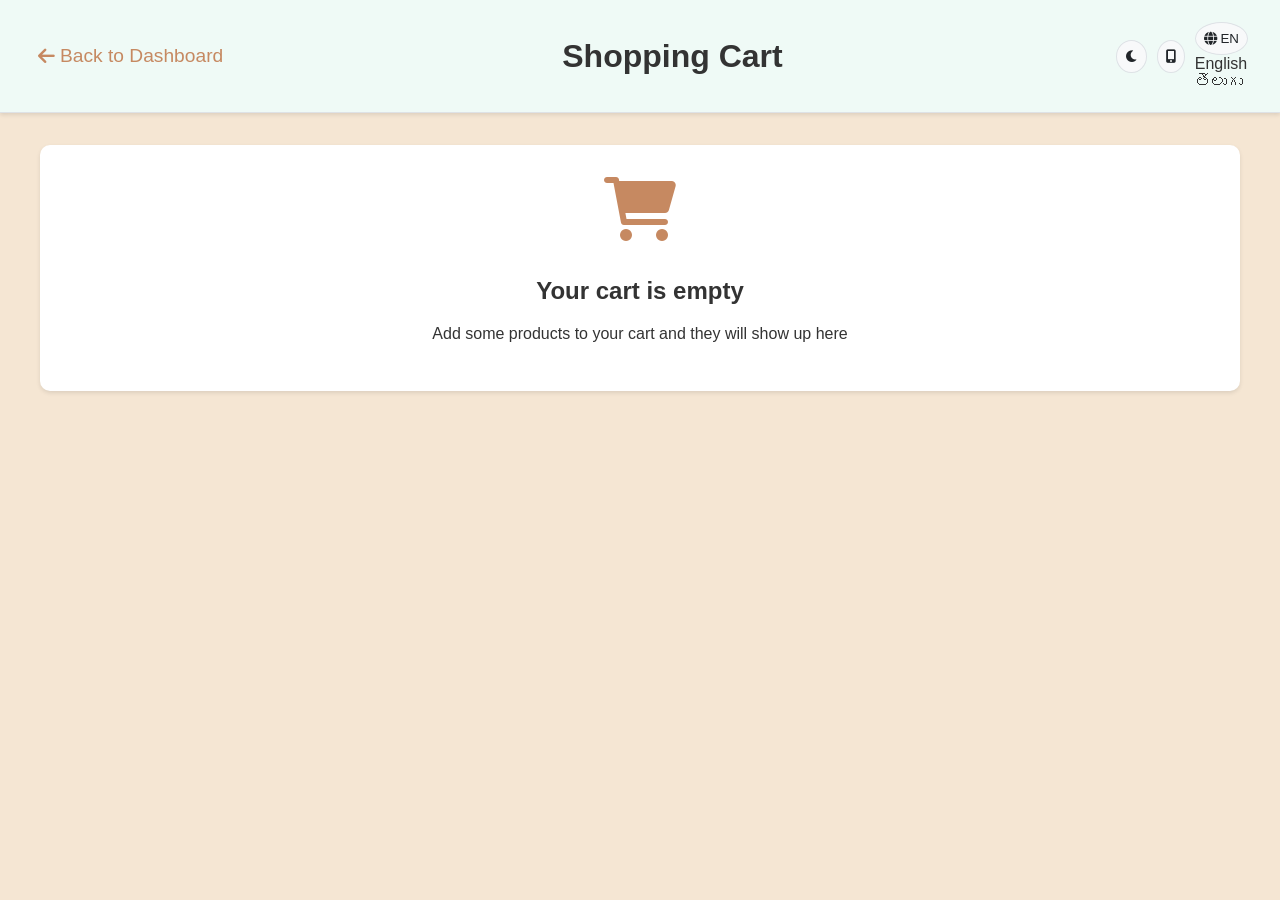
<file: cart.html>
<!DOCTYPE html>
<html lang="en" data-theme="light">
<head>
    <meta charset="UTF-8">
    <meta name="viewport" content="width=device-width, initial-scale=1.0">
    <title>Shopping Cart - Sahasra</title>
    <link rel="icon" type="image/png" href="sahasralogo.png">
    <link rel="stylesheet" href="https://cdnjs.cloudflare.com/ajax/libs/font-awesome/6.0.0/css/all.min.css">
    <link rel="stylesheet" href="toast.css">
    <link rel="stylesheet" href="css/themes.css">
    <style>
        :root {
            --bg-color: #ffffff;
            --text-color: #333333;
            --card-bg: #ffffff;
            --border-color: #ddd;
        }

        body {
            margin: 0;
            padding: 0;
            font-family: Arial, sans-serif;
            background-color: #f5e6d3;
            color: var(--text-color);
        }

        .header {
            background-color: #effaf6;
            padding: 1rem 2rem;
            display: flex;
            justify-content: space-between;
            align-items: center;
            box-shadow: 0 2px 4px rgba(0,0,0,0.1);
        }

        .back-btn {
            background: none;
            border: none;
            color: #C68961;
            cursor: pointer;
            font-size: 1.2rem;
            display: flex;
            align-items: center;
            gap: 5px;
        }

        .container {
            max-width: 1200px;
            margin: 2rem auto;
            padding: 0 1rem;
        }

        .cart-empty {
            text-align: center;
            padding: 2rem;
            background: white;
            border-radius: 10px;
            box-shadow: 0 2px 4px rgba(0,0,0,0.1);
        }

        .cart-empty i {
            font-size: 4rem;
            color: #C68961;
            margin-bottom: 1rem;
        }

        .cart-item {
            display: flex;
            align-items: center;
            background: white;
            padding: 1rem;
            margin-bottom: 1rem;
            border-radius: 10px;
            box-shadow: 0 2px 4px rgba(0,0,0,0.1);
        }

        .cart-item-image {
            width: 100px;
            height: 100px;
            object-fit: cover;
            border-radius: 8px;
            margin-right: 1rem;
        }

        .cart-item-details {
            flex: 1;
        }

        .cart-item-title {
            font-size: 1.2rem;
            font-weight: bold;
            margin-bottom: 0.5rem;
        }

        .cart-item-price {
            color: #C68961;
            font-size: 1.1rem;
            margin-bottom: 0.5rem;
        }

        .cart-item-total {
            font-size: 1.1rem;
            margin-bottom: 0.5rem;
        }

        .cart-item-quantity {
            display: flex;
            align-items: center;
            gap: 0.5rem;
        }

        .quantity-btn {
            background: none;
            border: 1px solid #C68961;
            color: #C68961;
            width: 30px;
            height: 30px;
            border-radius: 50%;
            cursor: pointer;
            display: flex;
            align-items: center;
            justify-content: center;
        }

        .quantity-btn:hover {
            background: rgba(198, 137, 97, 0.1);
        }

        .quantity-value {
            font-weight: bold;
            min-width: 30px;
            text-align: center;
        }

        .remove-btn {
            background: none;
            border: none;
            color: #ff4444;
            cursor: pointer;
            margin-left: 1rem;
            padding: 0.5rem;
            border-radius: 4px;
        }

        .remove-btn:hover {
            background: rgba(255, 68, 68, 0.1);
        }

        .cart-summary {
            background: white;
            padding: 1rem;
            border-radius: 10px;
            box-shadow: 0 2px 4px rgba(0,0,0,0.1);
            margin-top: 2rem;
        }

        .summary-details {
            margin-bottom: 1rem;
        }

        .summary-row {
            display: flex;
            justify-content: space-between;
            padding: 0.5rem 0;
            color: #666;
        }

        .cart-total {
            border-top: 2px solid #eee;
            padding-top: 1rem;
            margin-top: 0.5rem;
        }

        .checkout-btn {
            width: 100%;
            padding: 1rem;
            background: #C68961;
            color: white;
            border: none;
            border-radius: 4px;
            cursor: pointer;
            font-size: 1.1rem;
            transition: background-color 0.3s;
        }

        .checkout-btn:hover {
            background: #b57951;
        }

        .checkout-btn:disabled {
            background: #cccccc;
            cursor: not-allowed;
        }

        .cart-item-actions {
            display: flex;
            align-items: center;
            gap: 8px;
        }

        .quantity-btn {
            background: #C68961;
            color: white;
            border: none;
            width: 30px;
            height: 30px;
            border-radius: 50%;
            cursor: pointer;
            display: flex;
            align-items: center;
            justify-content: center;
            font-size: 18px;
            transition: background-color 0.3s;
        }

        .quantity-btn:hover {
            background: #a06c46;
        }

        .quantity-input {
            width: 50px;
            height: 30px;
            text-align: center;
            border: 1px solid #ddd;
            border-radius: 4px;
            font-size: 14px;
            padding: 0 5px;
        }

        .quantity-input::-webkit-inner-spin-button,
        .quantity-input::-webkit-outer-spin-button {
            opacity: 0;
        }

        .quantity-input:focus {
            outline: none;
            border-color: #C68961;
        }

        .clear-cart-btn {
            background: #dc3545;
            color: white;
            border: none;
            padding: 8px 16px;
            border-radius: 4px;
            cursor: pointer;
            margin-top: 10px;
            transition: background-color 0.3s;
        }

        .clear-cart-btn:hover {
            background: #c82333;
        }
    </style>
</head>
<body>
    <header class="header">
        <button class="back-btn" onclick="window.location.href='index.html'">
            <i class="fas fa-arrow-left"></i> Back to Dashboard
        </button>
        <h1>Shopping Cart</h1>
        <div class="nav-right">
            <div class="theme-mode-controls">
                <button class="control-btn" onclick="toggleTheme()" title="Toggle Theme" data-translate="toggleTheme">
                    <i id="themeIcon" class="fas fa-moon"></i>
                </button>
                <button class="control-btn" onclick="toggleViewMode()" title="Toggle View Mode" data-translate="toggleMode">
                    <i id="modeIcon" class="fas fa-mobile-alt"></i>
                </button>
                <div class="language-dropdown">
                    <button id="languageBtn" class="control-btn">
                        <i class="fas fa-globe"></i>
                        <span id="currentLang">EN</span>
                    </button>
                    <div id="languageOptions" class="language-options">
                        <div class="language-option" onclick="changeLanguage('en')">English</div>
                        <div class="language-option" onclick="changeLanguage('te')">తెలుగు</div>
                    </div>
                </div>
            </div>
        </div>
    </header>

    <div class="container">
        <div id="cartItems">
            <!-- Cart items will be loaded here -->
        </div>
        
        <div id="cartSummary" class="cart-summary" style="display: none;">
            <div class="summary-details">
                <div class="summary-row">
                    <span>Subtotal:</span>
                    <span id="cartSubtotal">₹0</span>
                </div>
                <div class="summary-row">
                    <span>GST (18%):</span>
                    <span id="cartGST">₹0</span>
                </div>
                <div class="summary-row">
                    <span>Delivery Charge:</span>
                    <span id="deliveryCharge">₹40</span>
                </div>
                <div class="cart-total">
                    <span>Total:</span>
                    <span id="cartTotal">₹0</span>
                </div>
            </div>
            <button id="checkoutBtn" class="checkout-btn">
                Proceed to Checkout
            </button>
        </div>
    </div>

    <div class="toast-container" id="toastContainer"></div>

    <script>
        const DELIVERY_CHARGE = 40;
        const GST_RATE = 0.18;

        function loadCart() {
            const cartItems = document.getElementById('cartItems');
            const cartSummary = document.getElementById('cartSummary');
            const cart = JSON.parse(localStorage.getItem('cart')) || [];
            
            if (cart.length === 0) {
                cartItems.innerHTML = `
                    <div class="cart-empty">
                        <i class="fas fa-shopping-cart"></i>
                        <h2>Your cart is empty</h2>
                        <p>Add some products to your cart and they will show up here</p>
                    </div>
                `;
                cartSummary.style.display = 'none';
                return;
            }

            cartItems.innerHTML = '';
            let subtotal = 0;

            cart.forEach(item => {
                const itemTotal = item.price * item.quantity;
                subtotal += itemTotal;

                const cartItem = document.createElement('div');
                cartItem.className = 'cart-item';
                cartItem.innerHTML = `
                    <img src="${item.image}" alt="${item.name}" class="cart-item-image">
                    <div class="cart-item-details">
                        <div class="cart-item-title">${item.name}</div>
                        <div class="cart-item-price">₹${item.price} × ${item.quantity}</div>
                        <div class="cart-item-total">Total: ₹${itemTotal}</div>
                        <div class="cart-item-quantity">
                            <button class="quantity-btn" onclick="updateQuantity('${item.productId}', -1)">
                                <i class="fas fa-minus"></i>
                            </button>
                            <span class="quantity-value">${item.quantity}</span>
                            <button class="quantity-btn" onclick="updateQuantity('${item.productId}', 1)">
                                <i class="fas fa-plus"></i>
                            </button>
                        </div>
                    </div>
                    <button class="remove-btn" onclick="removeFromCart('${item.productId}')">
                        <i class="fas fa-trash"></i>
                    </button>
                `;
                
                cartItems.appendChild(cartItem);
            });

            const gst = subtotal * GST_RATE;
            const total = subtotal + gst + DELIVERY_CHARGE;

            document.getElementById('cartSubtotal').textContent = `₹${subtotal.toFixed(2)}`;
            document.getElementById('cartGST').textContent = `₹${gst.toFixed(2)}`;
            document.getElementById('deliveryCharge').textContent = `₹${DELIVERY_CHARGE.toFixed(2)}`;
            document.getElementById('cartTotal').textContent = `₹${total.toFixed(2)}`;
            
            cartSummary.style.display = 'block';
        }

        function updateQuantity(productId, change) {
            const products = JSON.parse(localStorage.getItem('products')) || [];
            const product = products.find(p => p.id === productId);
            
            if (!product) {
                showToast('Product not found!', 'error');
                return;
            }

            let cart = JSON.parse(localStorage.getItem('cart')) || [];
            const cartItem = cart.find(item => item.productId === productId);

            if (!cartItem) {
                showToast('Cart item not found!', 'error');
                return;
            }

            const newQuantity = cartItem.quantity + change;

            if (newQuantity <= 0) {
                removeFromCart(productId);
                return;
            }

            if (newQuantity > product.stock) {
                showToast('Cannot add more - Stock limit reached!', 'error');
                return;
            }

            cartItem.quantity = newQuantity;
            localStorage.setItem('cart', JSON.stringify(cart));
            loadCart();
            showToast('Cart updated!', 'success');
        }

        function removeFromCart(productId) {
            let cart = JSON.parse(localStorage.getItem('cart')) || [];
            cart = cart.filter(item => item.productId !== productId);
            localStorage.setItem('cart', JSON.stringify(cart));
            loadCart();
            showToast('Item removed from cart!', 'success');
        }

        function showToast(message, type = 'info') {
            const toast = document.createElement('div');
            toast.className = `toast ${type}`;
            toast.textContent = message;
            
            const container = document.getElementById('toastContainer');
            container.appendChild(toast);
            
            setTimeout(() => {
                toast.classList.add('fade-out');
                setTimeout(() => container.removeChild(toast), 500);
            }, 3000);
        }

        // Initialize cart
        loadCart();

        // Handle checkout
        document.getElementById('checkoutBtn').addEventListener('click', () => {
            const cart = JSON.parse(localStorage.getItem('cart')) || [];
            if (cart.length === 0) {
                showToast('Your cart is empty!', 'error');
                return;
            }

            const currentUser = JSON.parse(localStorage.getItem('currentUser'));
            if (!currentUser) {
                showToast('Please login to checkout!', 'error');
                return;
            }

            showToast('Proceeding to payment...', 'info');
            // Add payment processing logic here
        });

        // Update cart every second to reflect changes from other pages
        setInterval(loadCart, 1000);
    </script>
    <script src="js/theme-manager.js" defer></script>
</body>
</html>
</file>
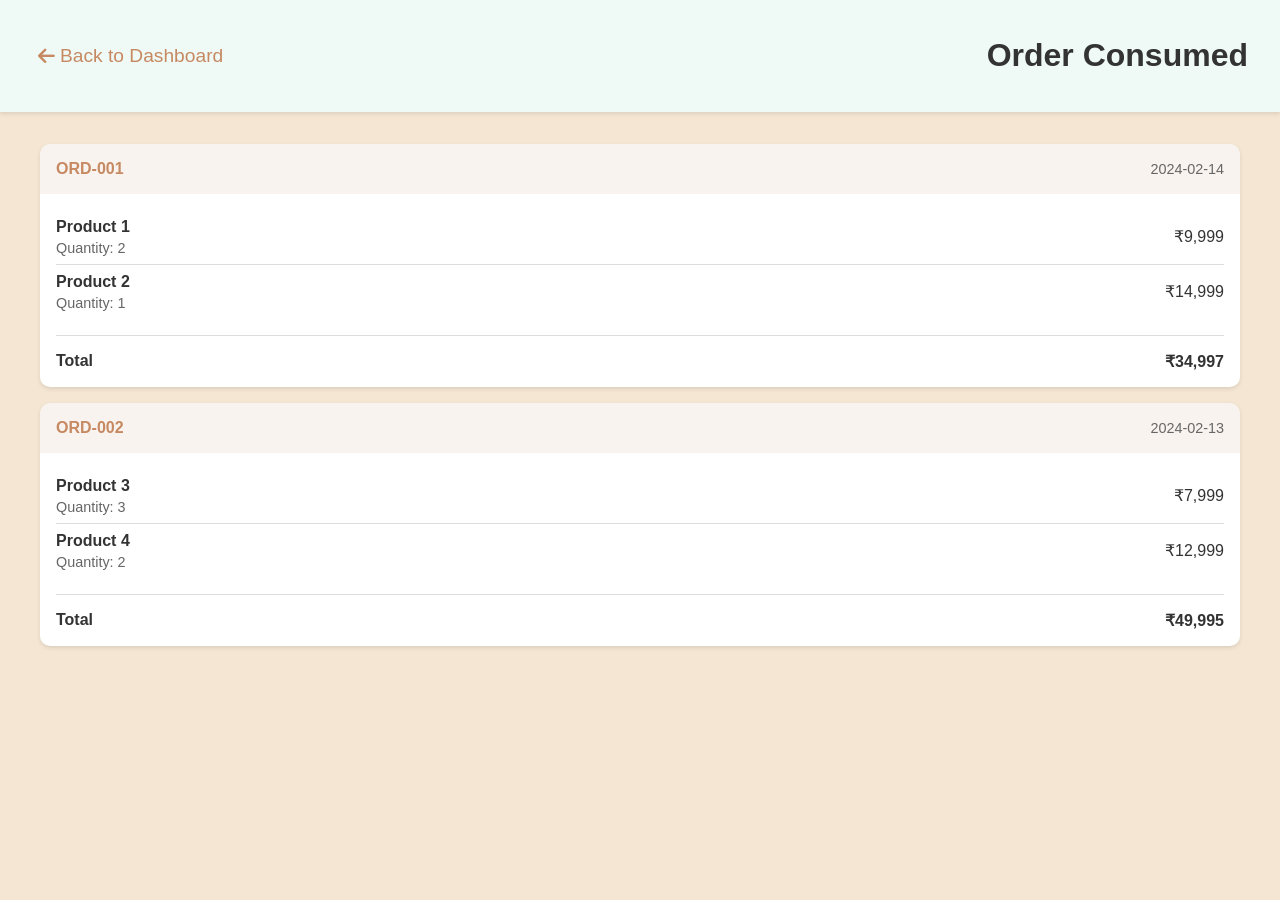
<file: order-consumed.html>
<!DOCTYPE html>
<html lang="en" data-theme="light">
<head>
    <meta charset="UTF-8">
    <meta name="viewport" content="width=device-width, initial-scale=1.0">
    <title>Order Consumed - Sahasra</title>
    <link rel="icon" type="image/png" href="sahasralogo.png">
    <link rel="stylesheet" href="https://cdnjs.cloudflare.com/ajax/libs/font-awesome/6.0.0/css/all.min.css">
    <style>
        :root {
            --bg-color: #ffffff;
            --text-color: #333333;
            --card-bg: #ffffff;
            --border-color: #ddd;
        }

        body {
            margin: 0;
            padding: 0;
            font-family: Arial, sans-serif;
            background-color: #f5e6d3;
            color: var(--text-color);
        }

        .header {
            background-color: #effaf6;
            padding: 1rem 2rem;
            display: flex;
            justify-content: space-between;
            align-items: center;
            box-shadow: 0 2px 4px rgba(0,0,0,0.1);
        }

        .back-btn {
            background: none;
            border: none;
            color: #C68961;
            cursor: pointer;
            font-size: 1.2rem;
            display: flex;
            align-items: center;
            gap: 5px;
        }

        .container {
            max-width: 1200px;
            margin: 2rem auto;
            padding: 0 1rem;
        }

        .order-list {
            display: flex;
            flex-direction: column;
            gap: 1rem;
            margin-top: 2rem;
        }

        .order-card {
            background: var(--card-bg);
            border-radius: 10px;
            box-shadow: 0 2px 4px rgba(0,0,0,0.1);
            overflow: hidden;
        }

        .order-header {
            background-color: rgba(198, 137, 97, 0.1);
            padding: 1rem;
            display: flex;
            justify-content: space-between;
            align-items: center;
        }

        .order-id {
            font-weight: bold;
            color: #C68961;
        }

        .order-date {
            color: #666;
            font-size: 0.9rem;
        }

        .order-content {
            padding: 1rem;
        }

        .product-list {
            list-style: none;
            padding: 0;
            margin: 0;
        }

        .product-item {
            display: flex;
            justify-content: space-between;
            align-items: center;
            padding: 0.5rem 0;
            border-bottom: 1px solid var(--border-color);
        }

        .product-item:last-child {
            border-bottom: none;
        }

        .product-info {
            display: flex;
            flex-direction: column;
            gap: 0.25rem;
        }

        .product-name {
            font-weight: bold;
        }

        .product-quantity {
            color: #666;
            font-size: 0.9rem;
        }

        .order-total {
            margin-top: 1rem;
            padding-top: 1rem;
            border-top: 1px solid var(--border-color);
            display: flex;
            justify-content: space-between;
            font-weight: bold;
        }
    </style>
</head>
<body>
    <header class="header">
        <button class="back-btn" onclick="window.location.href='index.html'">
            <i class="fas fa-arrow-left"></i> Back to Dashboard
        </button>
        <h1>Order Consumed</h1>
    </header>

    <div class="container">
        <div class="order-list" id="orderList">
            <!-- Order cards will be populated here -->
        </div>
    </div>

    <script>
        // Sample data - Replace with actual data from your backend
        const orders = [
            {
                id: 'ORD-001',
                date: '2024-02-14',
                products: [
                    { name: 'Product 1', quantity: 2, price: '₹9,999' },
                    { name: 'Product 2', quantity: 1, price: '₹14,999' }
                ],
                total: '₹34,997',
                customer: 'John Doe'
            },
            {
                id: 'ORD-002',
                date: '2024-02-13',
                products: [
                    { name: 'Product 3', quantity: 3, price: '₹7,999' },
                    { name: 'Product 4', quantity: 2, price: '₹12,999' }
                ],
                total: '₹49,995',
                customer: 'Jane Smith'
            }
        ];

        function populateOrders() {
            const orderList = document.getElementById('orderList');
            orderList.innerHTML = '';

            orders.forEach(order => {
                const card = document.createElement('div');
                card.className = 'order-card';
                
                const productsList = order.products.map(product => `
                    <li class="product-item">
                        <div class="product-info">
                            <span class="product-name">${product.name}</span>
                            <span class="product-quantity">Quantity: ${product.quantity}</span>
                        </div>
                        <span class="product-price">${product.price}</span>
                    </li>
                `).join('');

                card.innerHTML = `
                    <div class="order-header">
                        <span class="order-id">${order.id}</span>
                        <span class="order-date">${order.date}</span>
                    </div>
                    <div class="order-content">
                        <ul class="product-list">
                            ${productsList}
                        </ul>
                        <div class="order-total">
                            <span>Total</span>
                            <span>${order.total}</span>
                        </div>
                    </div>
                `;
                orderList.appendChild(card);
            });
        }

        // Initialize the orders list
        populateOrders();
    </script>
</body>
</html>
</file>
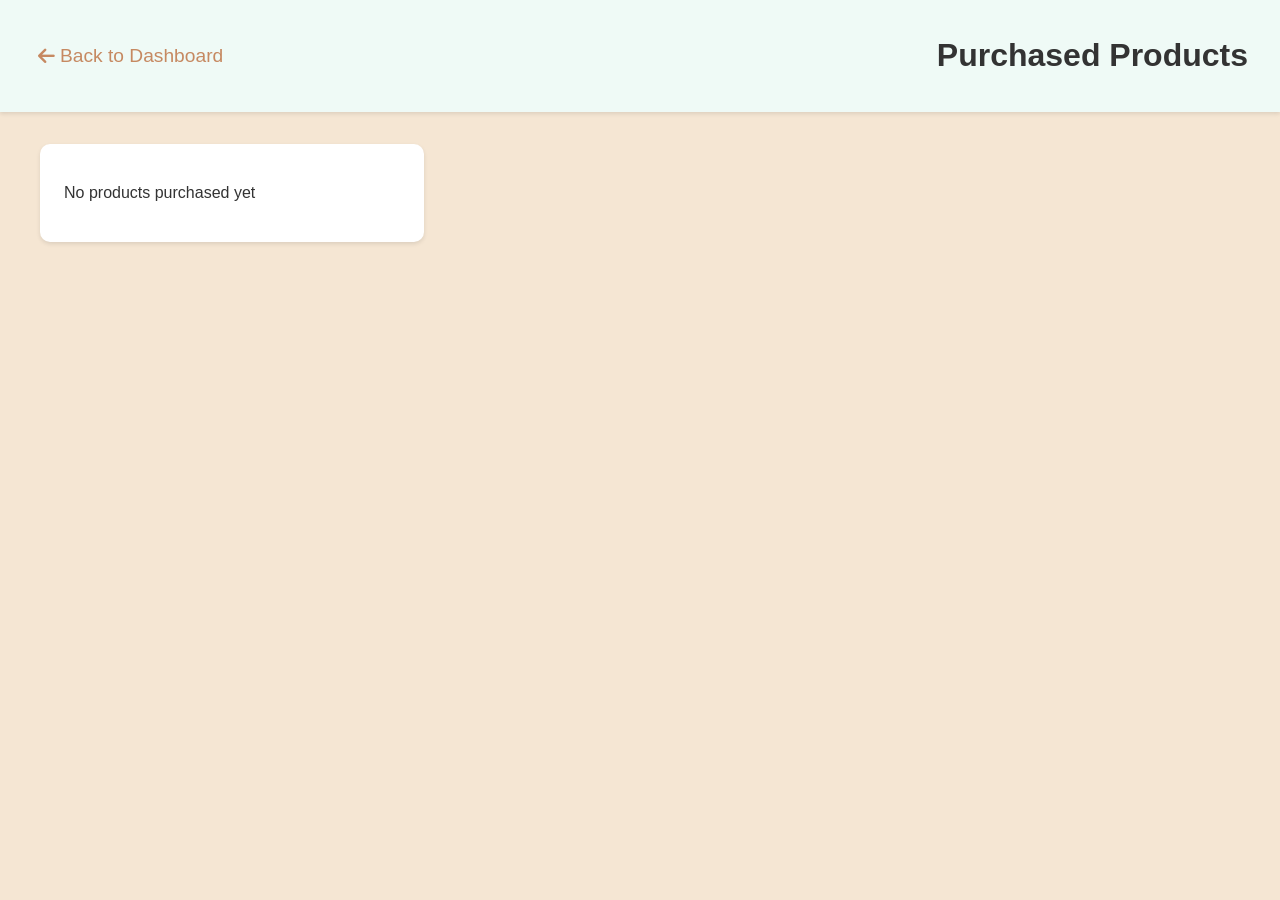
<file: product-purchased.html>
<!DOCTYPE html>
<html lang="en" data-theme="light">
<head>
    <meta charset="UTF-8">
    <meta name="viewport" content="width=device-width, initial-scale=1.0">
    <title>Product Purchased - Sahasra</title>
    <link rel="icon" type="image/png" href="sahasralogo.png">
    <link rel="stylesheet" href="https://cdnjs.cloudflare.com/ajax/libs/font-awesome/6.0.0/css/all.min.css">
    <style>
        :root {
            --bg-color: #ffffff;
            --text-color: #333333;
            --card-bg: #ffffff;
            --border-color: #ddd;
        }

        body {
            margin: 0;
            padding: 0;
            font-family: Arial, sans-serif;
            background-color: #f5e6d3;
            color: var(--text-color);
        }

        .header {
            background-color: #effaf6;
            padding: 1rem 2rem;
            display: flex;
            justify-content: space-between;
            align-items: center;
            box-shadow: 0 2px 4px rgba(0,0,0,0.1);
        }

        .back-btn {
            background: none;
            border: none;
            color: #C68961;
            cursor: pointer;
            font-size: 1.2rem;
            display: flex;
            align-items: center;
            gap: 5px;
        }

        .container {
            max-width: 1200px;
            margin: 2rem auto;
            padding: 0 1rem;
        }

        .purchases-grid {
            display: grid;
            grid-template-columns: repeat(auto-fill, minmax(300px, 1fr));
            gap: 1.5rem;
            margin-top: 2rem;
        }

        .purchase-card {
            background: var(--card-bg);
            border-radius: 10px;
            padding: 1.5rem;
            box-shadow: 0 2px 4px rgba(0,0,0,0.1);
            transition: transform 0.2s;
        }

        .purchase-card:hover {
            transform: translateY(-5px);
            box-shadow: 0 4px 8px rgba(0,0,0,0.15);
        }

        .product-image {
            width: 100%;
            height: 200px;
            object-fit: cover;
            border-radius: 8px;
            margin-bottom: 1rem;
        }

        .purchase-header {
            display: flex;
            justify-content: space-between;
            align-items: center;
            margin-bottom: 1rem;
            padding-bottom: 0.5rem;
            border-bottom: 1px solid var(--border-color);
        }

        .purchase-title {
            font-size: 1.2rem;
            font-weight: bold;
            color: #C68961;
        }

        .purchase-date {
            color: #666;
            font-size: 0.9rem;
        }

        .purchase-details {
            margin-top: 1rem;
        }

        .detail-row {
            display: flex;
            justify-content: space-between;
            margin-bottom: 0.5rem;
        }

        .detail-label {
            color: #666;
        }

        .detail-value {
            font-weight: bold;
        }

        .product-description {
            color: #666;
            font-size: 0.9rem;
            margin: 0.5rem 0;
            line-height: 1.4;
        }
    </style>
</head>
<body>
    <header class="header">
        <button class="back-btn" onclick="window.location.href='index.html'">
            <i class="fas fa-arrow-left"></i> Back to Dashboard
        </button>
        <h1>Purchased Products</h1>
    </header>

    <div class="container">
        <div class="purchases-grid" id="purchasesGrid">
            <!-- Products will be dynamically populated here -->
        </div>
    </div>

    <script>
        function populatePurchases() {
            const purchasedProducts = JSON.parse(localStorage.getItem('purchased_products') || '[]');
            const grid = document.getElementById('purchasesGrid');
            
            if (purchasedProducts.length === 0) {
                grid.innerHTML = '<div class="purchase-card"><p>No products purchased yet</p></div>';
                return;
            }

            grid.innerHTML = purchasedProducts.map(product => `
                <div class="purchase-card">
                    <img src="${product.image}" alt="${product.name}" class="product-image">
                    <div class="purchase-header">
                        <div class="purchase-title">${product.name}</div>
                        <div class="purchase-date">${new Date(product.purchaseDate).toLocaleDateString()}</div>
                    </div>
                    <p class="product-description">${product.description}</p>
                    <div class="purchase-details">
                        <div class="detail-row">
                            <span class="detail-label">Category:</span>
                            <span class="detail-value">${product.subcategory}</span>
                        </div>
                        <div class="detail-row">
                            <span class="detail-label">Price:</span>
                            <span class="detail-value">₹${product.price}</span>
                        </div>
                        <div class="detail-row">
                            <span class="detail-label">Stock:</span>
                            <span class="detail-value">${product.stock}</span>
                        </div>
                    </div>
                </div>
            `).join('');
        }

        // Initialize the purchases grid
        populatePurchases();
    </script>
</body>
</html>
</file>
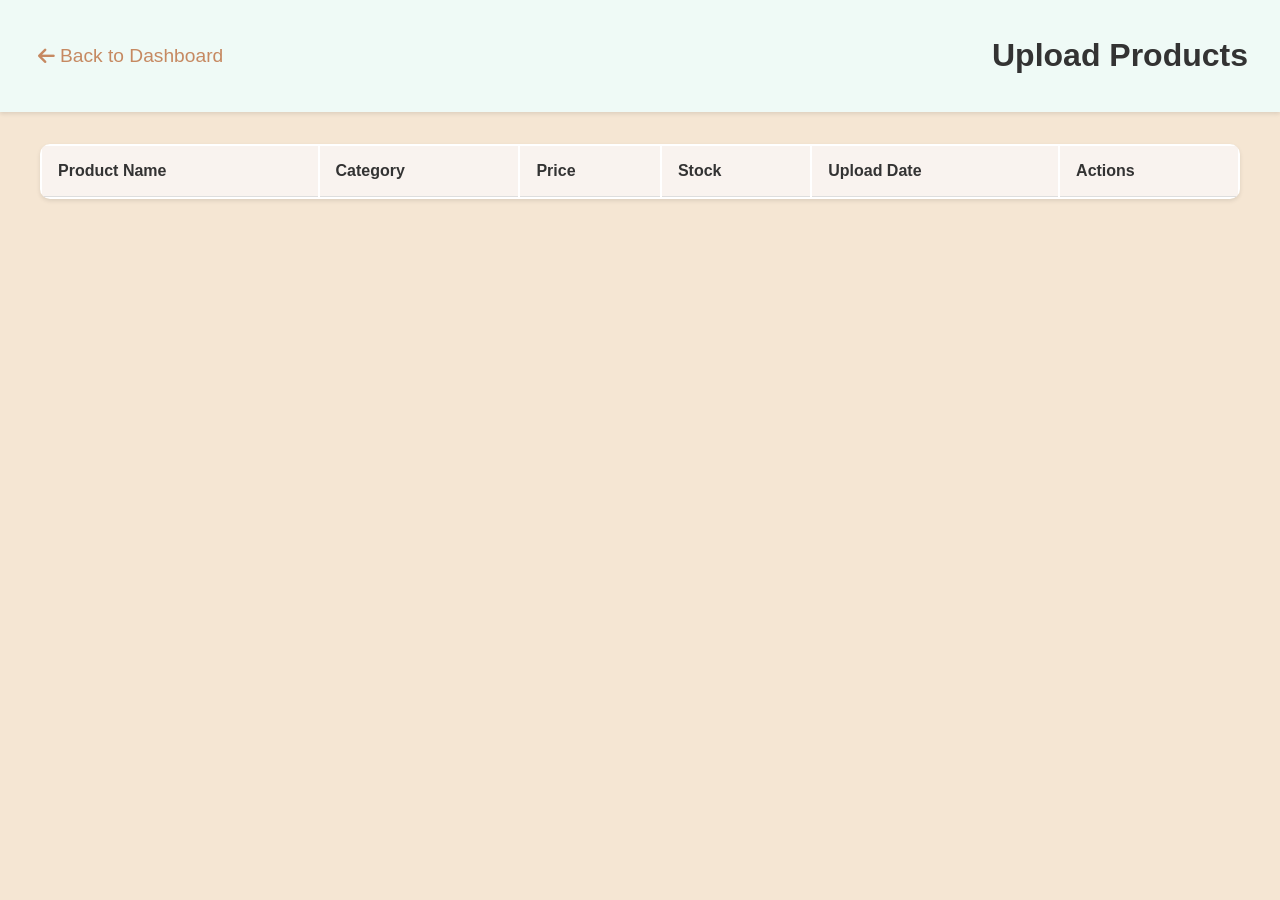
<file: upload-products.html>
<!DOCTYPE html>
<html lang="en" data-theme="light">
<head>
    <meta charset="UTF-8">
    <meta name="viewport" content="width=device-width, initial-scale=1.0">
    <title>Upload Products - Sahasra</title>
    <link rel="icon" type="image/png" href="sahasralogo.png">
    <link rel="stylesheet" href="https://cdnjs.cloudflare.com/ajax/libs/font-awesome/6.0.0/css/all.min.css">
    <style>
        :root {
            --bg-color: #ffffff;
            --text-color: #333333;
            --card-bg: #ffffff;
            --border-color: #ddd;
        }

        body {
            margin: 0;
            padding: 0;
            font-family: Arial, sans-serif;
            background-color: #f5e6d3;
            color: var(--text-color);
        }

        .header {
            background-color: #effaf6;
            padding: 1rem 2rem;
            display: flex;
            justify-content: space-between;
            align-items: center;
            box-shadow: 0 2px 4px rgba(0,0,0,0.1);
        }

        .back-btn {
            background: none;
            border: none;
            color: #C68961;
            cursor: pointer;
            font-size: 1.2rem;
            display: flex;
            align-items: center;
            gap: 5px;
        }

        .container {
            max-width: 1200px;
            margin: 2rem auto;
            padding: 0 1rem;
        }

        .product-table {
            width: 100%;
            background: var(--card-bg);
            border-radius: 10px;
            box-shadow: 0 2px 4px rgba(0,0,0,0.1);
            overflow: hidden;
            margin-top: 2rem;
        }

        .product-table th,
        .product-table td {
            padding: 1rem;
            text-align: left;
            border-bottom: 1px solid var(--border-color);
        }

        .product-table th {
            background-color: rgba(198, 137, 97, 0.1);
            font-weight: bold;
        }

        .product-table tr:last-child td {
            border-bottom: none;
        }

        .upload-date {
            color: #666;
            font-size: 0.9rem;
        }

        .delete-btn {
            background-color: #ff4444;
            color: white;
            border: none;
            padding: 5px 10px;
            border-radius: 4px;
            cursor: pointer;
            display: flex;
            align-items: center;
            gap: 5px;
        }
        
        .delete-btn:hover {
            background-color: #cc0000;
        }
    </style>
</head>
<body>
    <header class="header">
        <button class="back-btn" onclick="window.location.href='index.html'">
            <i class="fas fa-arrow-left"></i> Back to Dashboard
        </button>
        <h1>Upload Products</h1>
    </header>

    <div class="container">
        <table class="product-table">
            <thead>
                <tr>
                    <th>Product Name</th>
                    <th>Category</th>
                    <th>Price</th>
                    <th>Stock</th>
                    <th>Upload Date</th>
                    <th>Actions</th>
                </tr>
            </thead>
            <tbody id="productTableBody">
            </tbody>
        </table>
    </div>

    <script>
        function populateProductTable() {
            const productTableBody = document.getElementById('productTableBody');
            const products = JSON.parse(localStorage.getItem('products')) || [];
            
            productTableBody.innerHTML = '';
            
            products.forEach(product => {
                const row = document.createElement('tr');
                row.innerHTML = `
                    <td>${product.name}</td>
                    <td>${product.category || product.subcategory}</td>
                    <td>₹${product.price}</td>
                    <td>${product.stock}</td>
                    <td class="upload-date">${new Date(parseInt(product.id)).toLocaleDateString()}</td>
                    <td>
                        <button onclick="deleteProduct('${product.id}')" class="delete-btn">
                            <i class="fas fa-trash"></i> Delete
                        </button>
                    </td>
                `;
                productTableBody.appendChild(row);
            });
        }

        function deleteProduct(productId) {
            if (confirm('Are you sure you want to delete this product?')) {
                let products = JSON.parse(localStorage.getItem('products')) || [];
                products = products.filter(p => p.id !== productId);
                localStorage.setItem('products', JSON.stringify(products));

                // Also remove from cart if present
                let cart = JSON.parse(localStorage.getItem('cart')) || [];
                cart = cart.filter(item => item.productId !== productId);
                localStorage.setItem('cart', JSON.stringify(cart));

                populateProductTable();
            }
        }

        // Initialize the table
        populateProductTable();

        // Refresh table every second to show new uploads
        setInterval(populateProductTable, 1000);
    </script>
</body>
</html>
</file>
<file: toast.css>
.toast-container {
    position: fixed;
    top: 20px;
    right: 20px;
    z-index: 1000;
}

.toast {
    background-color: #C68961;
    color: white;
    padding: 15px 25px;
    border-radius: 8px;
    margin-bottom: 10px;
    display: flex;
    align-items: center;
    gap: 10px;
    box-shadow: 0 2px 10px rgba(0,0,0,0.1);
    animation: slideIn 0.3s ease-out forwards;
}

.toast.success {
    background-color: #28a745;
}

.toast.error {
    background-color: #dc3545;
}

@keyframes slideIn {
    from {
        transform: translateX(100%);
        opacity: 0;
    }
    to {
        transform: translateX(0);
        opacity: 1;
    }
}

@keyframes slideOut {
    from {
        transform: translateX(0);
        opacity: 1;
    }
    to {
        transform: translateX(100%);
        opacity: 0;
    }
}
</file>
<file: css/themes.css>
/* Theme and Mode Styles */

/* Light Theme Variables */
:root[data-theme="light"] {
    --bg-primary: #ffffff;
    --bg-secondary: #f8f9fa;
    --text-primary: #212529;
    --text-secondary: #6c757d;
    --primary-color: #C68961;
    --primary-dark: #a06c4a;
    --border-color: #dee2e6;
    --card-bg: #ffffff;
    --shadow-color: rgba(0, 0, 0, 0.1);
}

/* Dark Theme Variables */
:root[data-theme="dark"] {
    --bg-primary: #212529;
    --bg-secondary: #343a40;
    --text-primary: #f8f9fa;
    --text-secondary: #adb5bd;
    --primary-color: #C68961;
    --primary-dark: #a06c4a;
    --border-color: #495057;
    --card-bg: #343a40;
    --shadow-color: rgba(0, 0, 0, 0.3);
}

/* Base Styles */
body {
    background-color: var(--bg-primary);
    color: var(--text-primary);
    transition: background-color 0.3s, color 0.3s;
}

/* Desktop Mode Styles */
:root[data-mode="desktop"] {
    --container-width: 1200px;
    --card-width: 280px;
    --header-height: 80px;
    --font-size-base: 16px;
}

/* Mobile Mode Styles */
:root[data-mode="mobile"] {
    --container-width: 100%;
    --card-width: 100%;
    --header-height: 60px;
    --font-size-base: 14px;
}

/* Responsive Container */
.container {
    max-width: var(--container-width);
    margin: 0 auto;
    padding: 0 15px;
}

/* Cards */
.product-card, .category-card {
    width: var(--card-width);
    background-color: var(--card-bg);
    border: 1px solid var(--border-color);
    box-shadow: 0 2px 4px var(--shadow-color);
}

/* Header */
.header {
    height: var(--header-height);
    background-color: var(--bg-primary);
    border-bottom: 1px solid var(--border-color);
}

/* Typography */
body {
    font-size: var(--font-size-base);
}

/* Theme and Mode Controls */
.theme-mode-controls {
    display: flex;
    gap: 10px;
    align-items: center;
}

.control-btn {
    padding: 8px;
    border-radius: 50%;
    border: 1px solid var(--border-color);
    background-color: var(--bg-secondary);
    color: var(--text-primary);
    cursor: pointer;
    transition: all 0.3s;
}

.control-btn:hover {
    background-color: var(--primary-color);
    color: white;
}

/* Mobile-specific adjustments */
@media (max-width: 768px) {
    :root[data-mode="mobile"] {
        .product-grid, .category-grid {
            grid-template-columns: 1fr;
        }
        
        .nav-links {
            flex-direction: column;
        }
        
        .header {
            padding: 10px;
        }
    }
}
</file>
